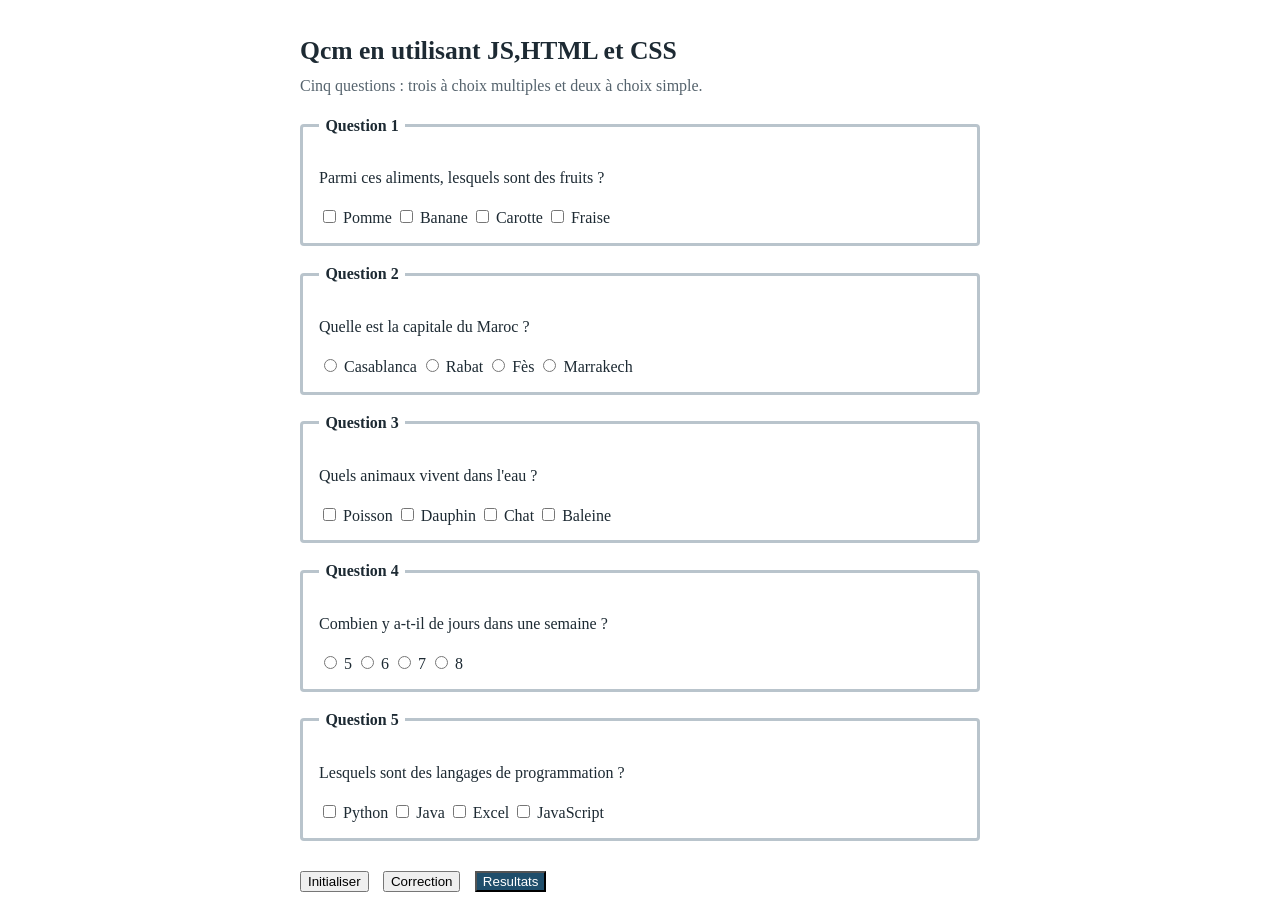
<file: TP1/exe1/index.html>
<!DOCTYPE html>
<html lang="en">
<head>
    <meta charset="UTF-8">
    <meta name="viewport" content="width=device-width, initial-scale=1.0">
    <title>TP1:exe1</title>
    <link rel="stylesheet" href="style/style.css">
</head>
<body>
    <h1>Qcm en utilisant JS,HTML et CSS</h1>
    <p class="p1">Cinq questions : trois à choix multiples et deux à choix simple.</p>


    <form id="qcm">
        <fieldset>
           <legend>Question 1</legend>
                <p>Parmi ces aliments, lesquels sont des fruits ?</p>
                <label><input type="checkbox" name="q1"> <span>Pomme</span></label>
                <label><input type="checkbox" name="q1"> <span>Banane</span></label>
                <label><input type="checkbox" name="q1"> <span>Carotte</span></label>
                <label><input type="checkbox" name="q1"> <span>Fraise</span></label>


        </fieldset>
        <fieldset>
            <legend>Question 2</legend>
               <p>Quelle est la capitale du Maroc ?</p>
               <label><input type="radio" name="q2"> <span>Casablanca</span></label>
               <label><input type="radio" name="q2"> <span>Rabat</span></label>
                <label><input type="radio" name="q2"> <span>Fès</span></label>
                <label><input type="radio" name="q2"> <span>Marrakech</span></label>

        </fieldset>
        <fieldset>
            <legend>Question 3</legend>
                <p>Quels animaux vivent dans l'eau ?</p>
                <label><input type="checkbox" name="q3"> <span>Poisson</span></label>
                <label><input type="checkbox" name="q3"> <span>Dauphin</span></label>
                <label><input type="checkbox" name="q3"> <span>Chat</span></label>
                <label><input type="checkbox" name="q3"> <span>Baleine</span></label>

        </fieldset>
        <fieldset>
            <legend>Question 4</legend>
               <p>Combien y a-t-il de jours dans une semaine ?</p>
               <label><input type="radio" name="q4"> <span>5</span></label>
               <label><input type="radio" name="q4"> <span>6</span></label>
               <label><input type="radio" name="q4"> <span>7</span></label>
               <label><input type="radio" name="q4"> <span>8</span></label>
        </fieldset>
        <fieldset>
            <legend>Question 5</legend> 
               <p>Lesquels sont des langages de programmation ?</p>
               <label><input type="checkbox" name="q5"> <span>Python</span></label>
               <label><input type="checkbox" name="q5"> <span>Java</span></label>
               <label><input type="checkbox" name="q5"> <span>Excel</span></label>
               <label><input type="checkbox" name="q5"> <span>JavaScript</span></label>

        </fieldset>
        <div class="bouttton">
            <button type="button" id="bt1">Initialiser</button>
            <button type="button" id="bt2">Correction</button>
            <button type="button" id="bt3">Resultats</button>

        </div>

    </form>
    




































    <script src="javascript/script.js"></script>
</body>
</html>
</file>
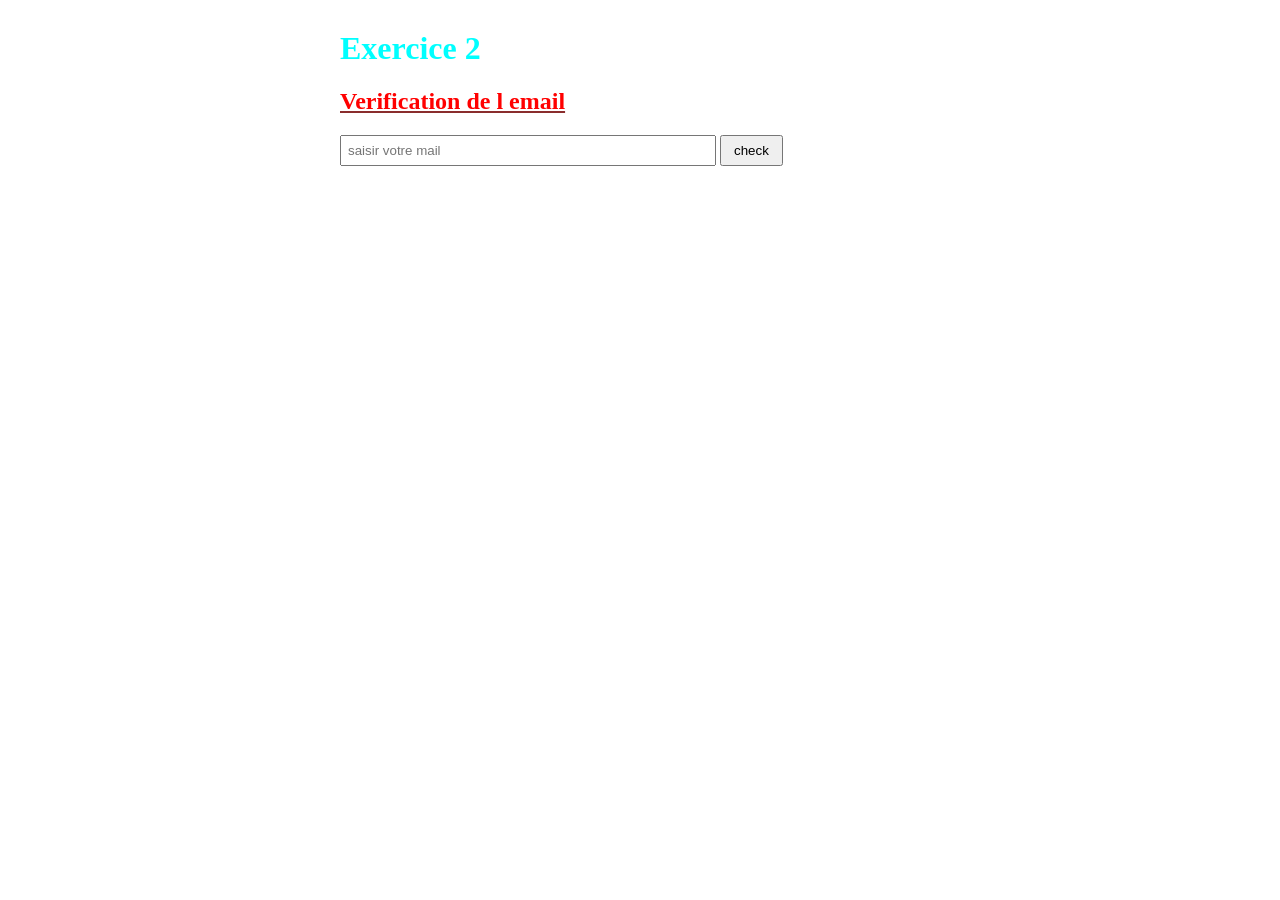
<file: TP1/exe2/index.html>
<!DOCTYPE html>
<html lang="en">
<head>
    <meta charset="UTF-8">
    <meta name="viewport" content="width=device-width, initial-scale=1.0">
    <title>TD1:exe2</title>
    <link rel="stylesheet" href="style/style.css">
</head>
    <h1>Exercice 2</h1>
    <h2>Verification de l email</h2>
    <input type="email" id="email" placeholder="saisir votre mail">
    <button type="button" id="bt1">check</button>
    <p id="res"></p>


    





















    <script src="javascript/script.js" ></script>
</body>
</html>
</file>
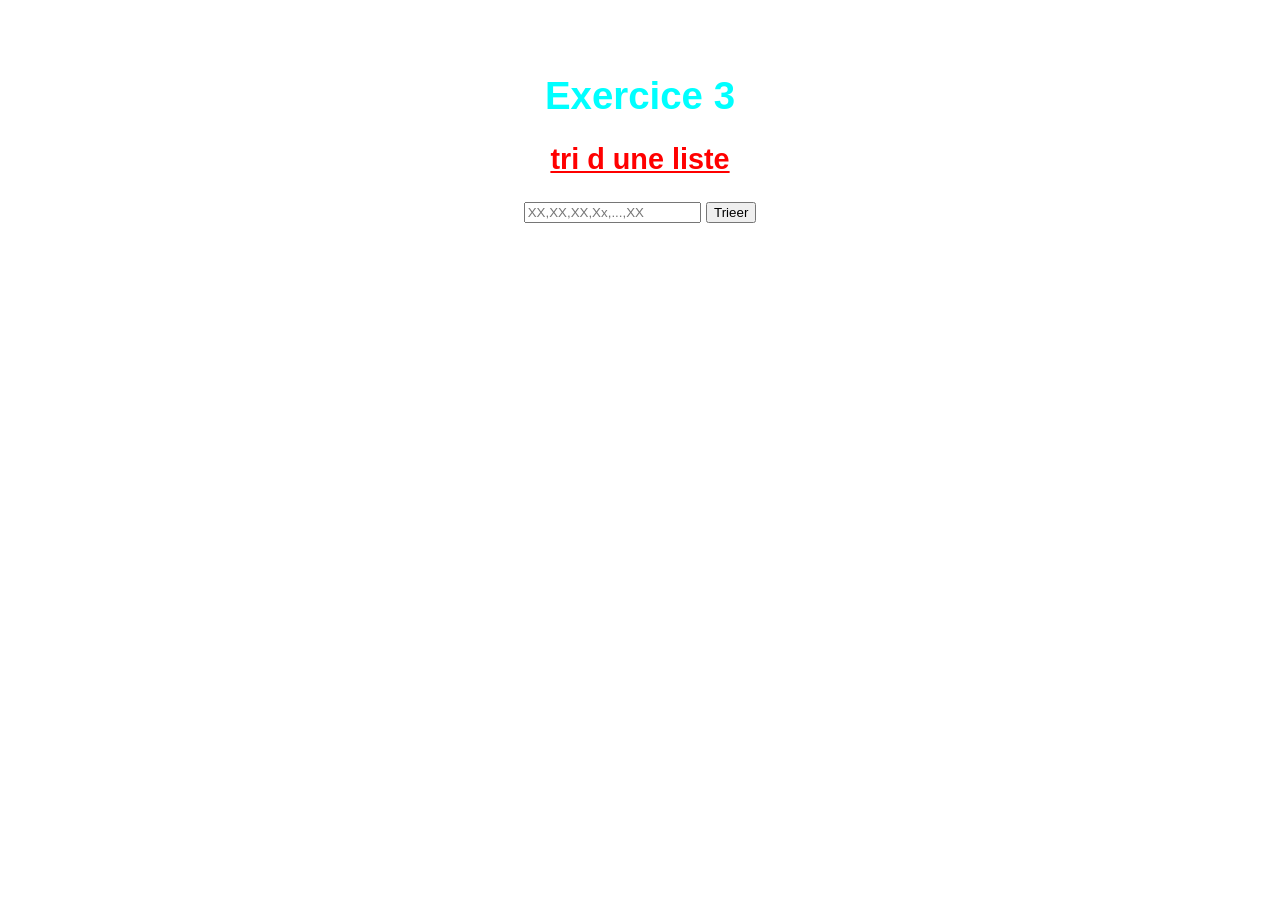
<file: TP1/exe3/index.html>
<!DOCTYPE html>
<html lang="en">
<head>
    <meta charset="UTF-8">
    <meta name="viewport" content="width=device-width, initial-scale=1.0">
    <title>Exe3td1</title>
    <link rel="stylesheet" href="style/style.css">
</head>
<body>
    <h1>Exercice 3</h1>
    <h2>tri d une liste</h2>
    <input type="text" id="nbre" placeholder="XX,XX,XX,Xx,...,XX">
    <button type="button" id="bt">Trieer</button>
    <p id="res"></p>
    









    <script src="javascript/script.js"></script>
</body>
</html>
</file>
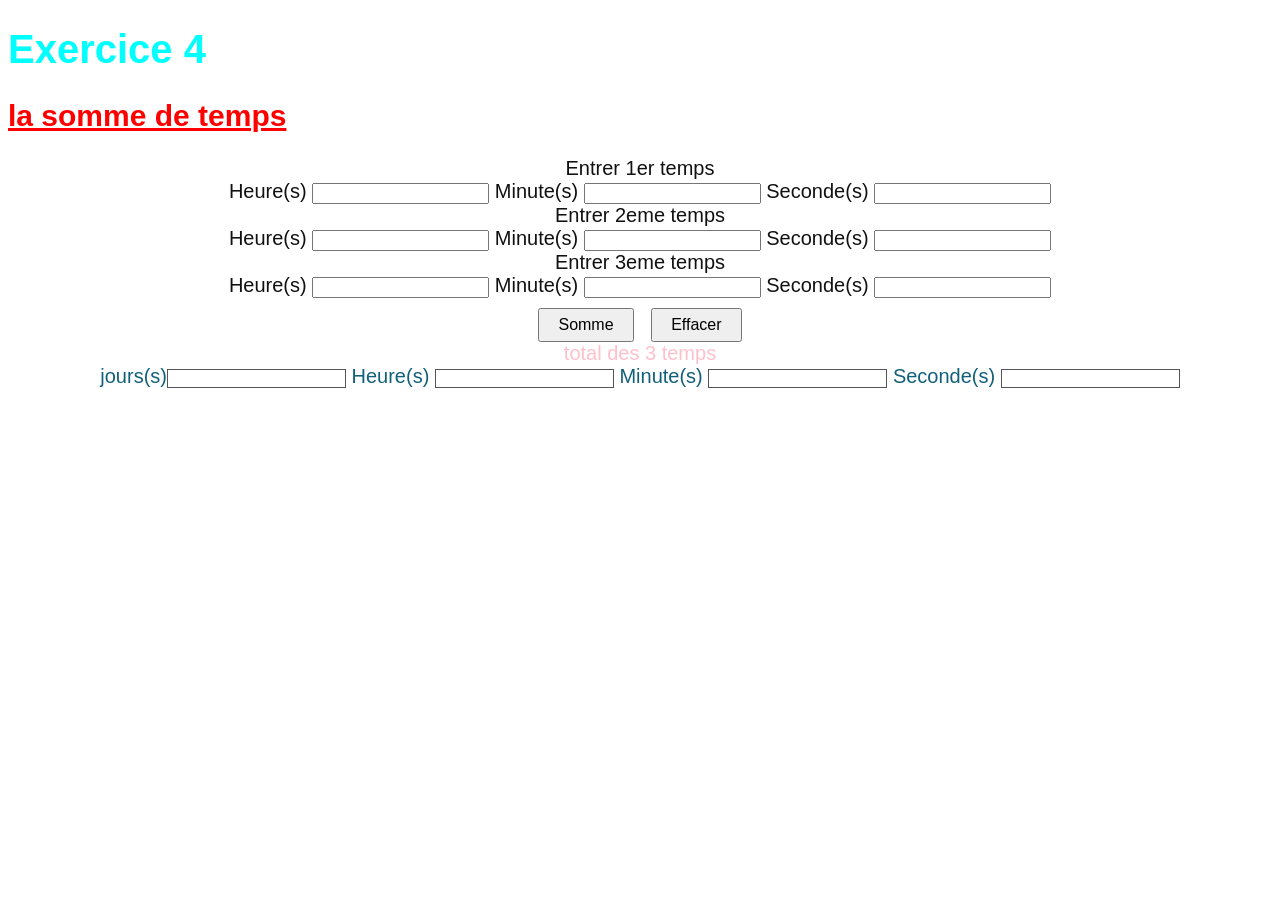
<file: TP1/exe4/index.html>
<!DOCTYPE html>
<html lang="en">
<head>
    <meta charset="UTF-8">
    <meta name="viewport" content="width=device-width, initial-scale=1.0">
    <link rel="stylesheet" href="style/style.css">
    <title>TD1exe4</title>
</head>
<body>
    <h1>Exercice 4</h1>
    <h2>la somme de temps</h2>
    <form id="forme">
        <div class="row">
            <div>Entrer 1er temps</div>
            Heure(s) <input type="number" id="h1" name="h1">
            Minute(s) <input type="number" id="m1" name="m1">
            Seconde(s) <input type="number" id="s1" name="s1">
        </div>
        <div class="row">
            <div>Entrer 2eme temps</div>
            Heure(s) <input type="number" id="h2" name="h2">
            Minute(s) <input type="number" id="m2" name="m2">
            Seconde(s) <input type="number" id="s2" name="s2">
        </div>
            <div class="row">
            <div>Entrer 3eme temps</div>
            Heure(s) <input type="number" id="h3" name="h3">
            Minute(s) <input type="number" id="m3" name="m3">
            Seconde(s) <input type="number" id="s3" name="S3">
        </div>
        <button type="button" onclick="additioner()">Somme</button>
        <button type="button" onclick="effac()">Effacer</button>
        <div class="row total-row" >
            <div class="unique">total des 3 temps</div>
            jours(s)<input type="number" id="jr">
            Heure(s) <input  type="number" id="h4">
            Minute(s) <input type="number" id="m4">
            Seconde(s) <input type="number" id="s4">
        </div>

    </form>
    
    

    











    <script src="javascript/script.js"></script>
</body>
</html>
</file>
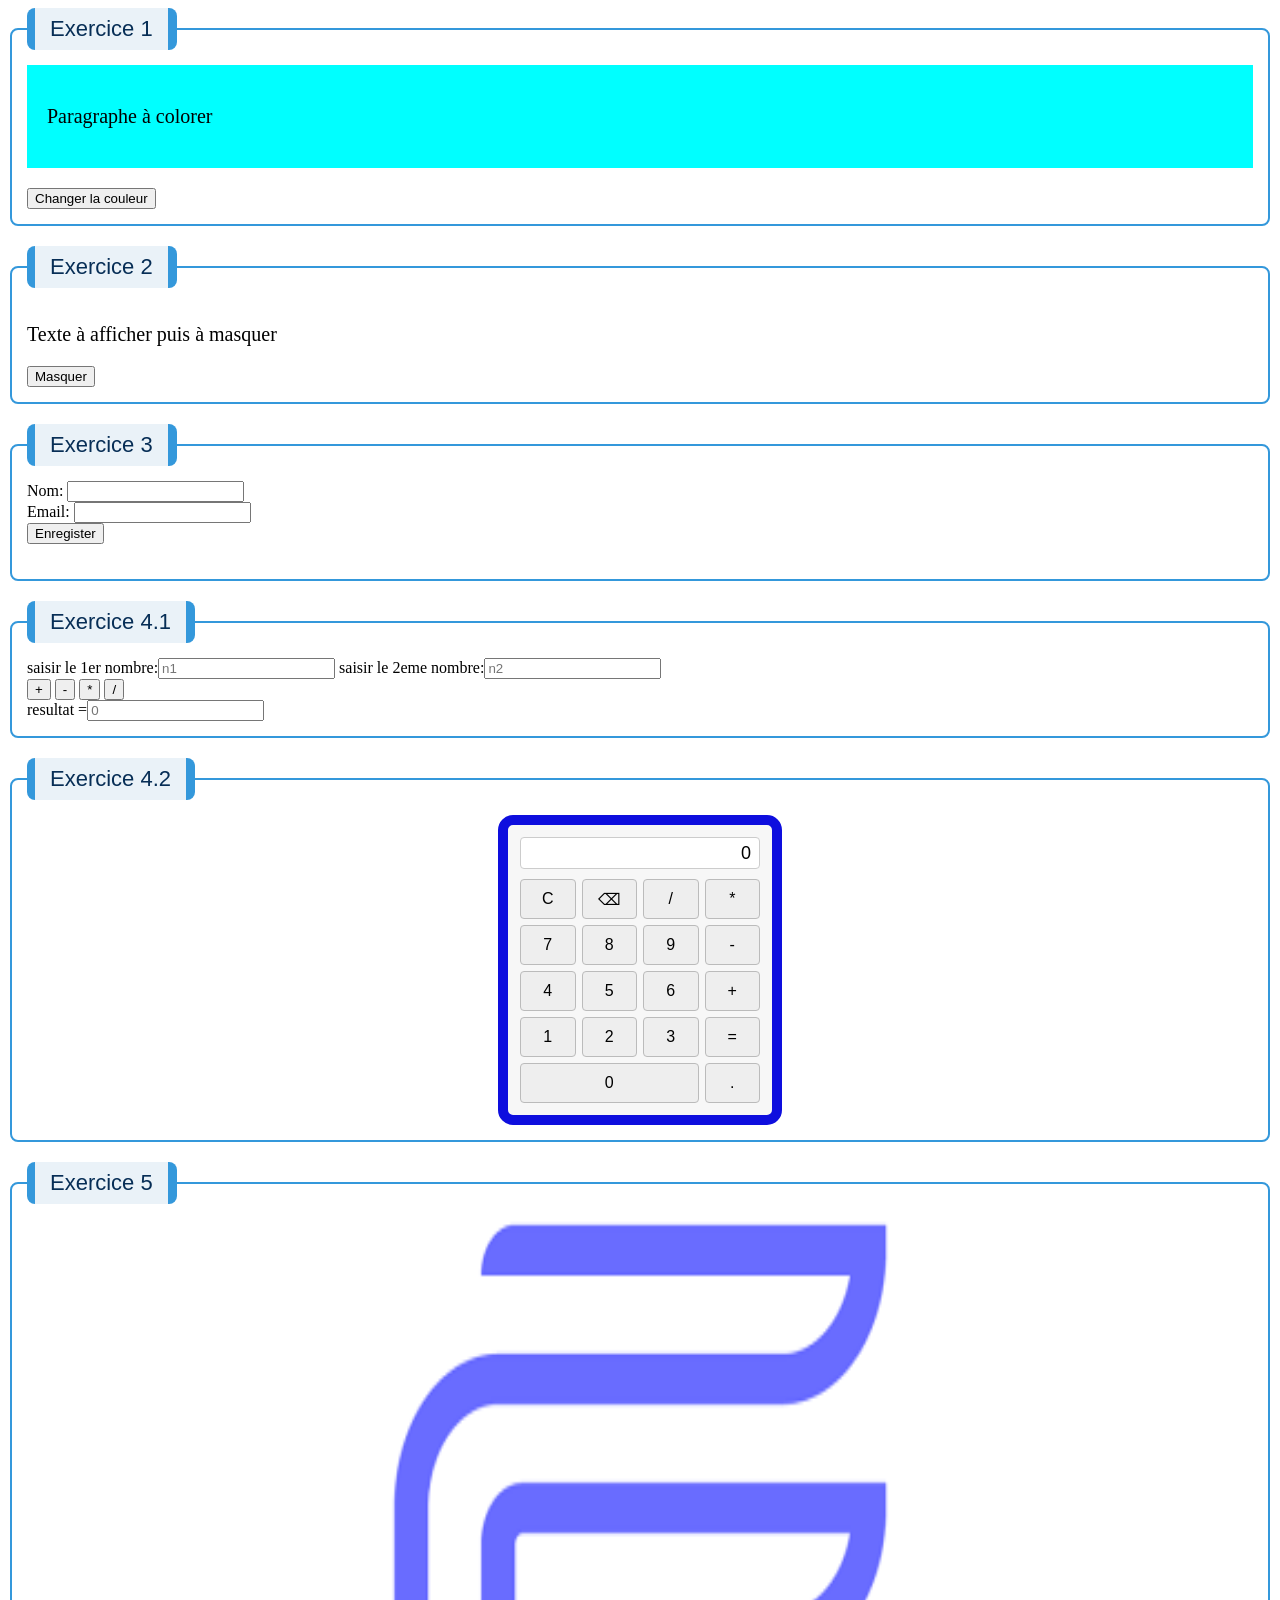
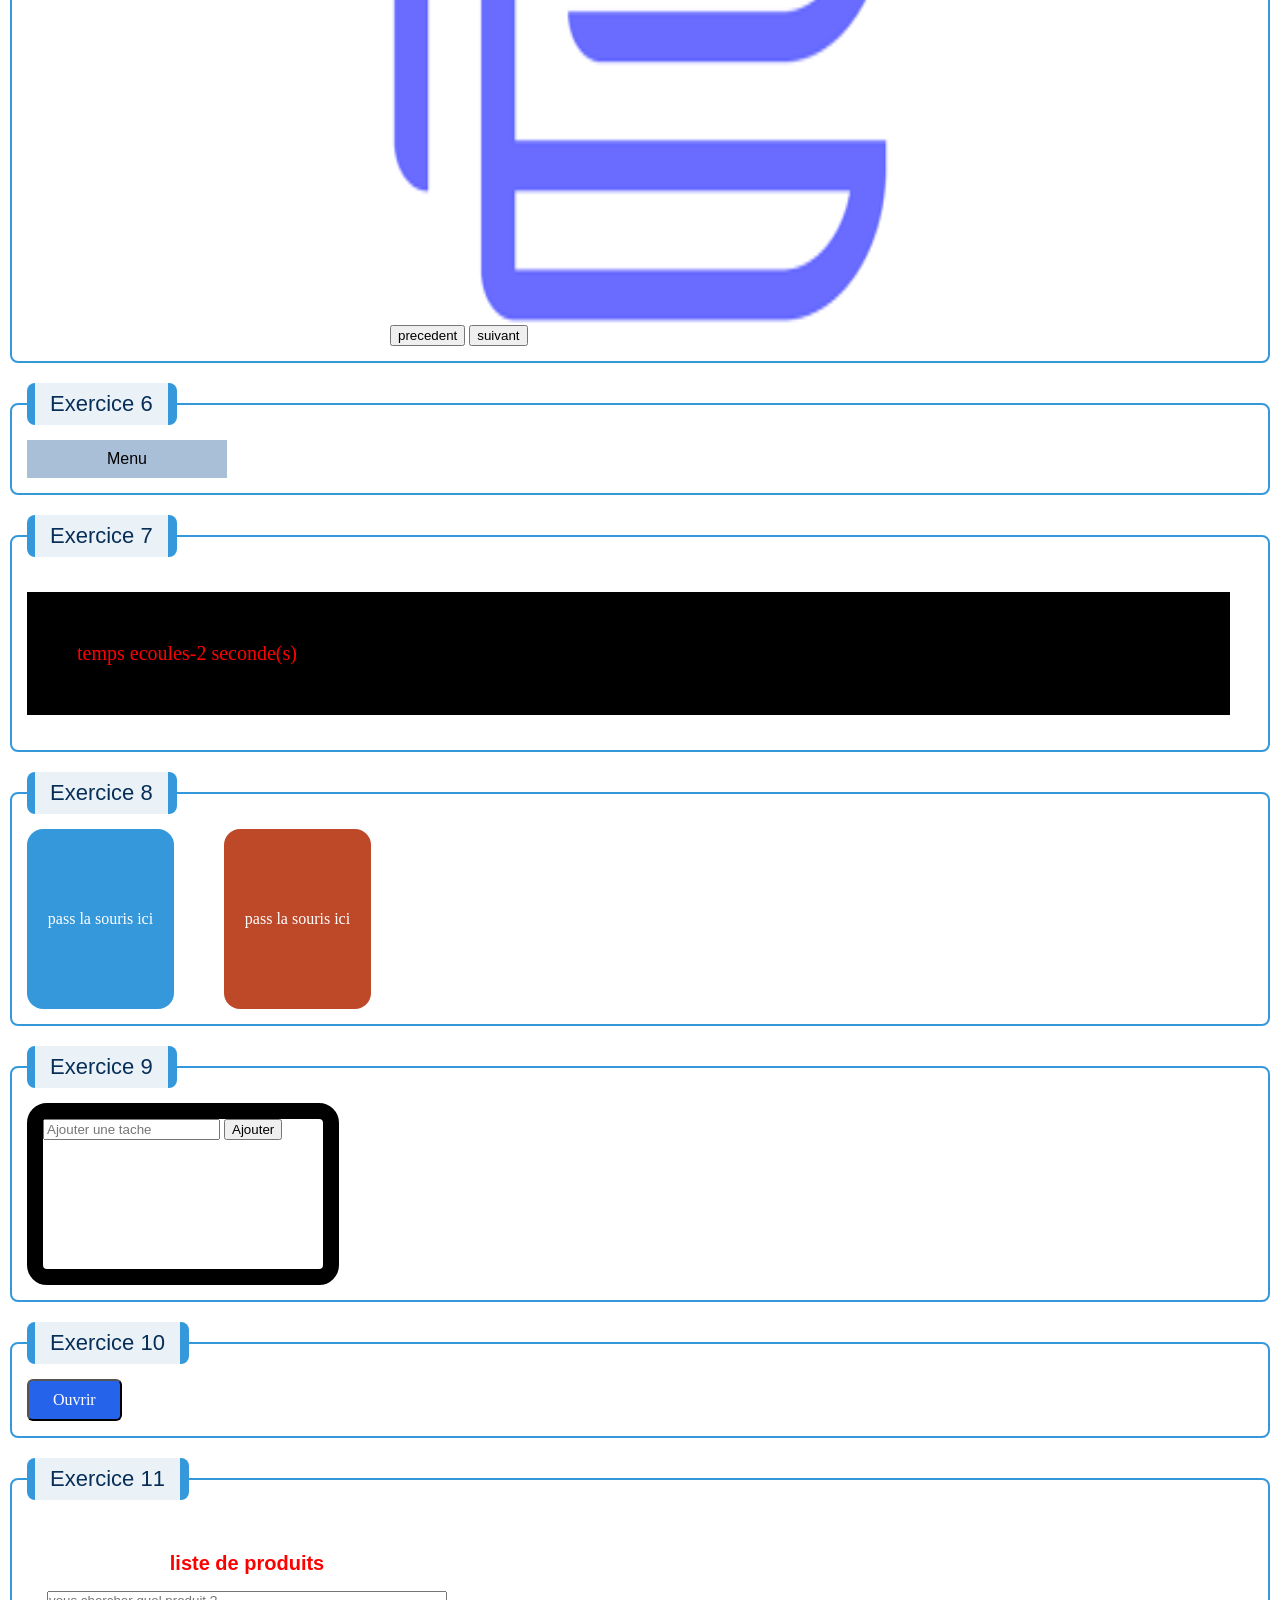
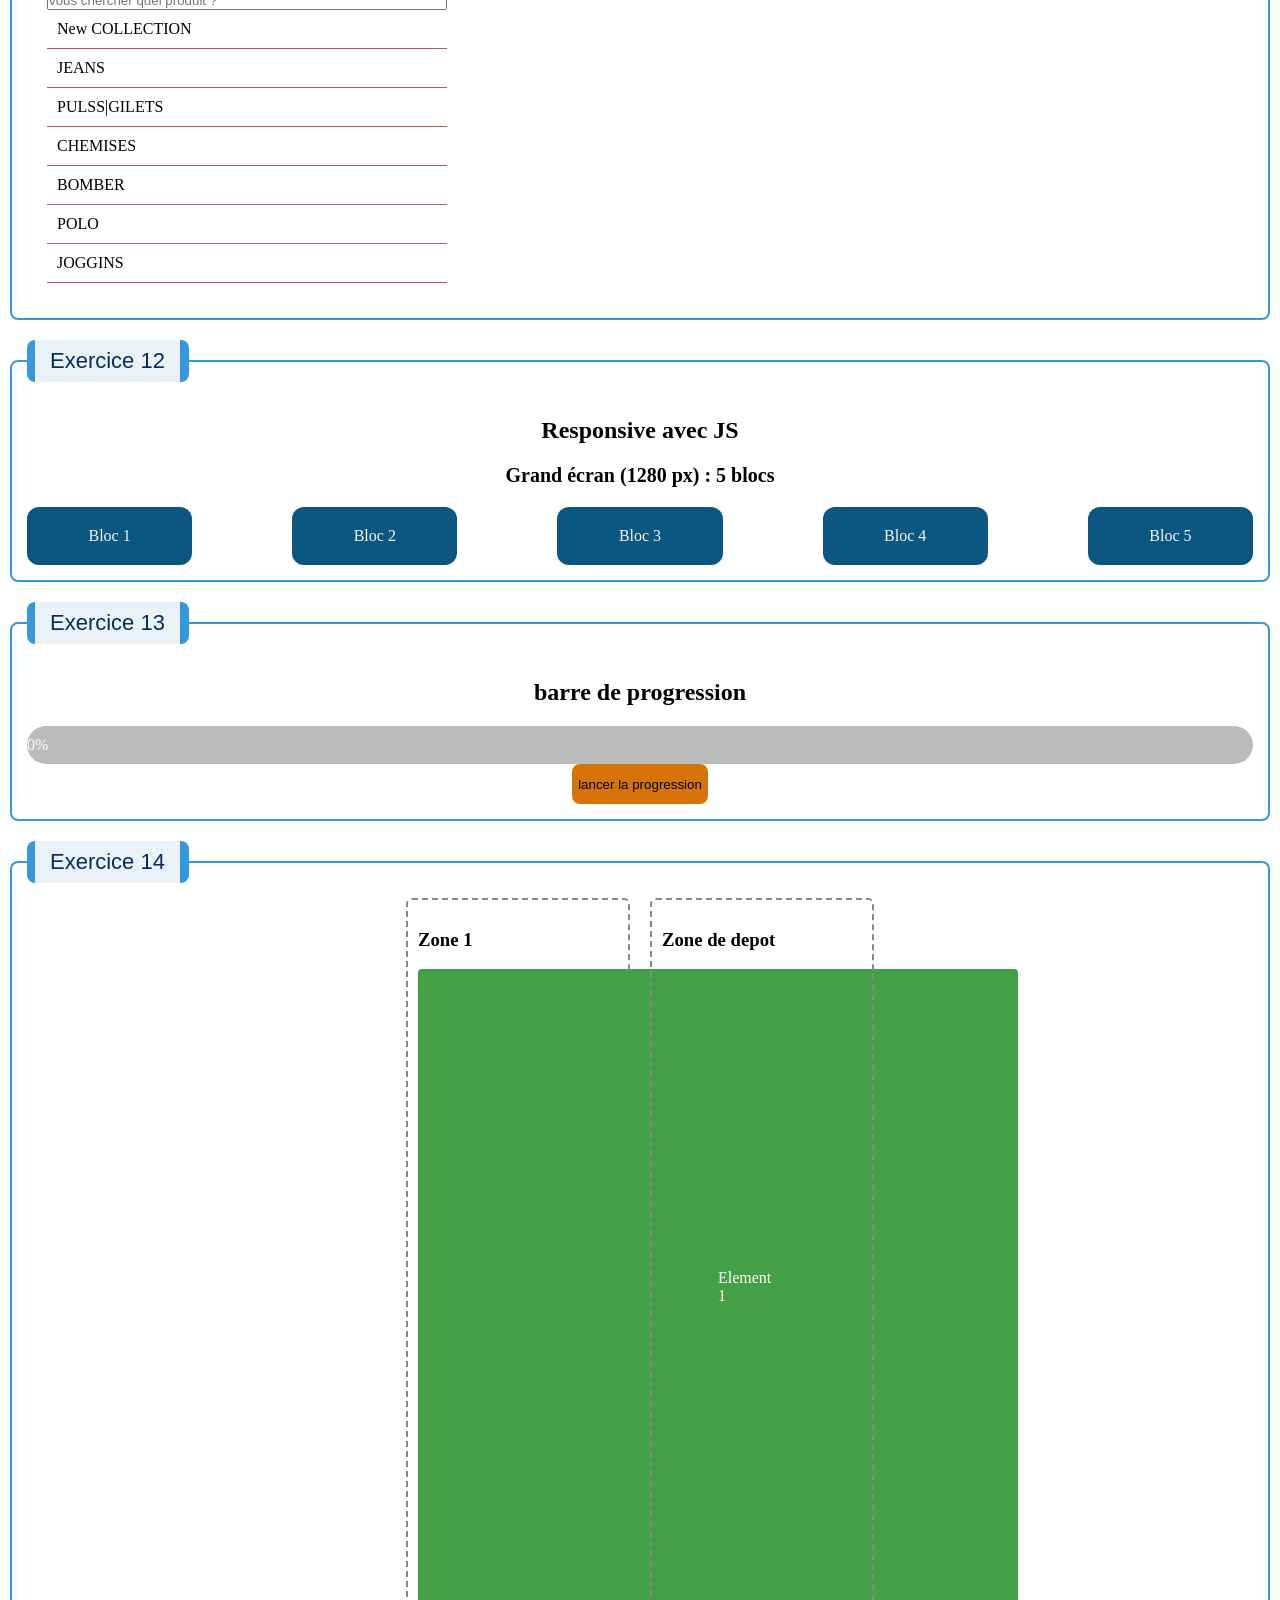
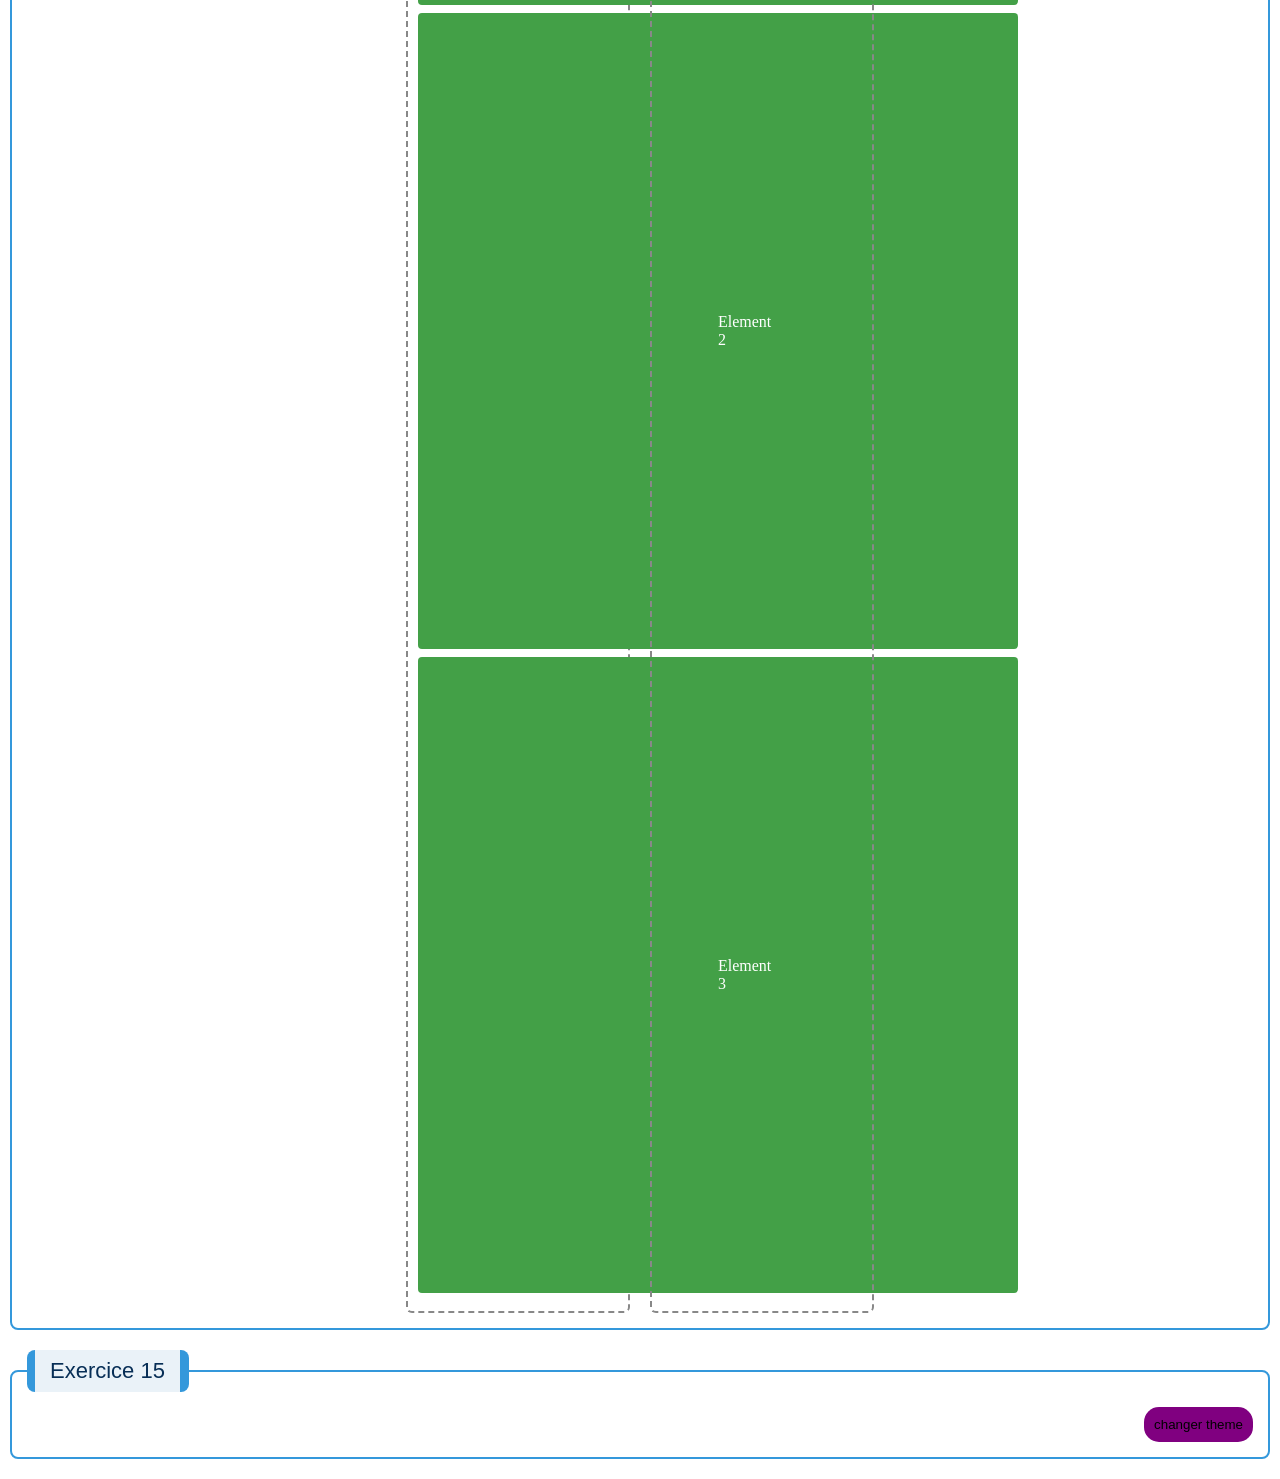
<file: TP2/exe/index.html>
<!DOCTYPE html>
<html lang="en">
<head>
    <meta charset="UTF-8">
    <meta name="viewport" content="width=device-width, initial-scale=1.0">
    <title>TD2</title>
    <link rel="stylesheet" href="style/style.css">
</head>
<body>
    <form id="exe">
    <fieldset>
        <legend id="exe1">Exercice 1</legend>
        <div id="zone1">
                <p>Paragraphe à colorer</p>
            </div>
            <button type="button" onclick="changerdecouleur()">Changer la couleur</button>
    </fieldset>
    <fieldset>
        <legend>Exercice 2</legend>
        <p id="exe2">Texte à afficher puis à masquer</p>
            <button type="button" id="btnMasquer" onclick="masqaff()">Masquer</button>
    </fieldset>
    <fieldset>
        <legend id="exe3">Exercice 3</legend>
        <label>Nom:
            <input type="text" id="Nom">
        </label><br>
        <label>Email:
            <input type="email" id="email">
        </label><br>
        <button type="button" onclick="validerleformulaire()">Enregister</button>
        <p id="message"></p>
    </fieldset>
    <fieldset>
        <legend id="exe41">Exercice 4.1</legend>
        saisir le 1er nombre:<input type="number" placeholder="n1" id="n1">
        saisir le 2eme nombre:<input type="number" placeholder="n2" id="n2"><br>
        <button type="button" onclick="addition()">+</button>
        <button type="button" onclick="moins()">-</button>
        <button type="button" onclick="multiplication()">*</button>
        <button type="button" onclick="division()">/</button> <br>
        resultat =<input type="text" placeholder="0" id="res" readonly>

        
    </fieldset>
<fieldset>
    <legend>Exercice 4.2</legend>
    <div id="exe42">

        <div id="ecran">0</div>

        <div class="tab">
            <button type="button" onclick="effacer()">C</button>
            <button type="button" onclick="retour()">&#9003;</button>
            <button type="button" onclick="ajouter('/')">/</button>
            <button type="button" onclick="ajouter('*')">*</button>

            <button type="button" onclick="ajouter('7')">7</button>
            <button type="button" onclick="ajouter('8')">8</button>
            <button type="button" onclick="ajouter('9')">9</button>
            <button type="button" onclick="ajouter('-')">-</button>

            <button type="button" onclick="ajouter('4')">4</button>
            <button type="button" onclick="ajouter('5')">5</button>
            <button type="button" onclick="ajouter('6')">6</button>
            <button type="button" onclick="ajouter('+')">+</button>

            <button type="button" onclick="ajouter('1')">1</button>
            <button type="button" onclick="ajouter('2')">2</button>
            <button type="button" onclick="ajouter('3')">3</button>
            <button type="button" onclick="egal()">=</button>

            <button type="button" class="zero" onclick="ajouter('0')">0</button>
            <button type="button" onclick="ajouter('.')">.</button>
        </div>

    </div>
</fieldset>
    <fieldset>
        <legend id="exe5">Exercice 5</legend>
        <div class="carouselprinci">
            <div class="carousl">
                <img src="image/images.png" alt="i1" class="ca p">
                <img src="image/images2.png" alt="i2"class="ca">
                <img src="image/images3.jpg" alt="i3"class="ca">
                </div>

        <button type="button" onclick="precedent()" id="bt1">precedent</button>
        <button type="button" onclick="suivant()" id="bt2">suivant</button></div>
        

    </fieldset>
    <fieldset>
        <legend id="exe6">Exercice 6</legend>
        <div class="menu"> 
            <button id="gestion">Menu</button>
                <ul id="lise" class="res">
                    <li><a href="#">Reservation</a></li>
                    <li><a href="#">contact</a></li>
                    <li><a href="#">adresse</a></li>
                </ul>
            
        </div>
    </fieldset>
    <fieldset>
        <legend id="exe7">Exercice 7</legend>
        <p id="chrono">temps ecouler :0 seconde</p>
    </fieldset>
    <fieldset>
        <legend id="exe8">Exercice 8</legend>
        <div class="exe8">
        <div class="boite" id="bt1-8">pass la souris ici</div>
        <div class="boite" id="bt2-8">pass la souris ici</div></div>

    </fieldset>
    <fieldset>
        <legend id="exe9">Exercice 9</legend>
        <div class="groupe">
        <input type="text" placeholder="Ajouter une tache" id="tache">
        <button type="button" onclick="Ajouter()">Ajouter</button>
        <ul id="liste"></ul>
    </div>
    </fieldset>
    <fieldset>
        <legend id="exe10">Exercice 10</legend>
        <button id="bto" type="button" onclick="ouvrir()">Ouvrir</button>
        <div id="notif" class="notif">
            <div class="contenu">
                <h2>NOTIFICATION</h2>
                <p>message envoye chere professeur</p>
                <button id="btf" type="button" onclick="fermer()" >Fermer</button>
            </div>
        </div>
    </fieldset>
    <fieldset>
        <legend id="exe11">Exercice 11</legend>
        <div class="conteneur11">
            <h2 class="h12">liste de produits</h2>
            <input type="text" id="rech" placeholder="vous chercher quel produit ?" oninput="filtrer()"><!--il recupere et chercehe l ennonce-->
            <table id="tableau">
                <tbody>
                    <tr><td>New COLLECTION</td></tr>
                    <tr><td>JEANS</td></tr>
                    <tr><td>PULSS|GILETS</td></tr>
                    <tr><td>CHEMISES</td></tr>
                    <tr><td>BOMBER</td></tr>
                    <tr><td>POLO</td></tr>
                    <tr><td>JOGGINS</td></tr>

                </tbody>
            </table>

        </div>
    </fieldset>
<fieldset>
    <legend id="exe12">Exercice 12</legend>
    <div class="exe12">
        <h2>Responsive avec JS</h2>
        <p id="info12"></p>
        <div id="conteneur12">
            <div class="bloc12">Bloc 1</div>
            <div class="bloc12">Bloc 2</div>
            <div class="bloc12">Bloc 3</div>
            <div class="bloc12" id="bloc12_4">Bloc 4</div>
            <div class="bloc12" id="bloc12_5">Bloc 5</div>
        </div>
    </div>
</fieldset>
    <fieldset>
        <legend id="exe13">Exercice 13</legend>
        <div class="exe13">
            <h2>barre de progression</h2>
            <div class="barre">
            <div id="progression">0%</div></div>
            <button type="button" id="bt13" onclick="avancer()">lancer la progression</button>
        </div>

    </fieldset>
    <fieldset>
        <legend id="exe14">Exercice 14</legend>
        <div class="zones">
            <div class="zone" ondragover="placer(event)" ondrop="deposer(event)">
                <h3>Zone 1</h3>
                <div class="element" id="e1" draggable="true" ondragstart="prendre(event)">Element 1</div>
                <div class="element" id="e2" draggable="true" ondragstart="prendre(event)">Element 2</div>
                <div class="element" id="e3" draggable="true" ondragstart="prendre(event)">Element 3</div>
            </div>
            <div class="zone" ondragover="placer(event)" ondrop="deposer(event)">
                <h3>Zone de depot</h3>
            </div>
        </div>
    </fieldset>
  <!-- 
ondragover: declenche lq l on fait passer un element qu on glisse desuus d une zone placer(event):appel fct js appel placer; 
ondrop: decleche lq on releache l element dans une qui accepte le depot dans div : 
draggable="true": indique si l element peut etre deplace par glisser deposer; 
ondragestart="prendre(event)":/ 
ondrag : declenche au debut du glissement; 
-->

    <fieldset>
        <legend id="exe15">Exercice 15</legend>
        <div class="exe15">
            <button type="button" onclick="basculer()" id="bt15">changer theme</button>
        </div>
    </fieldset>
</form>
    











    <script src="javascript/script.js"></script>
</body>
</html>
</file>
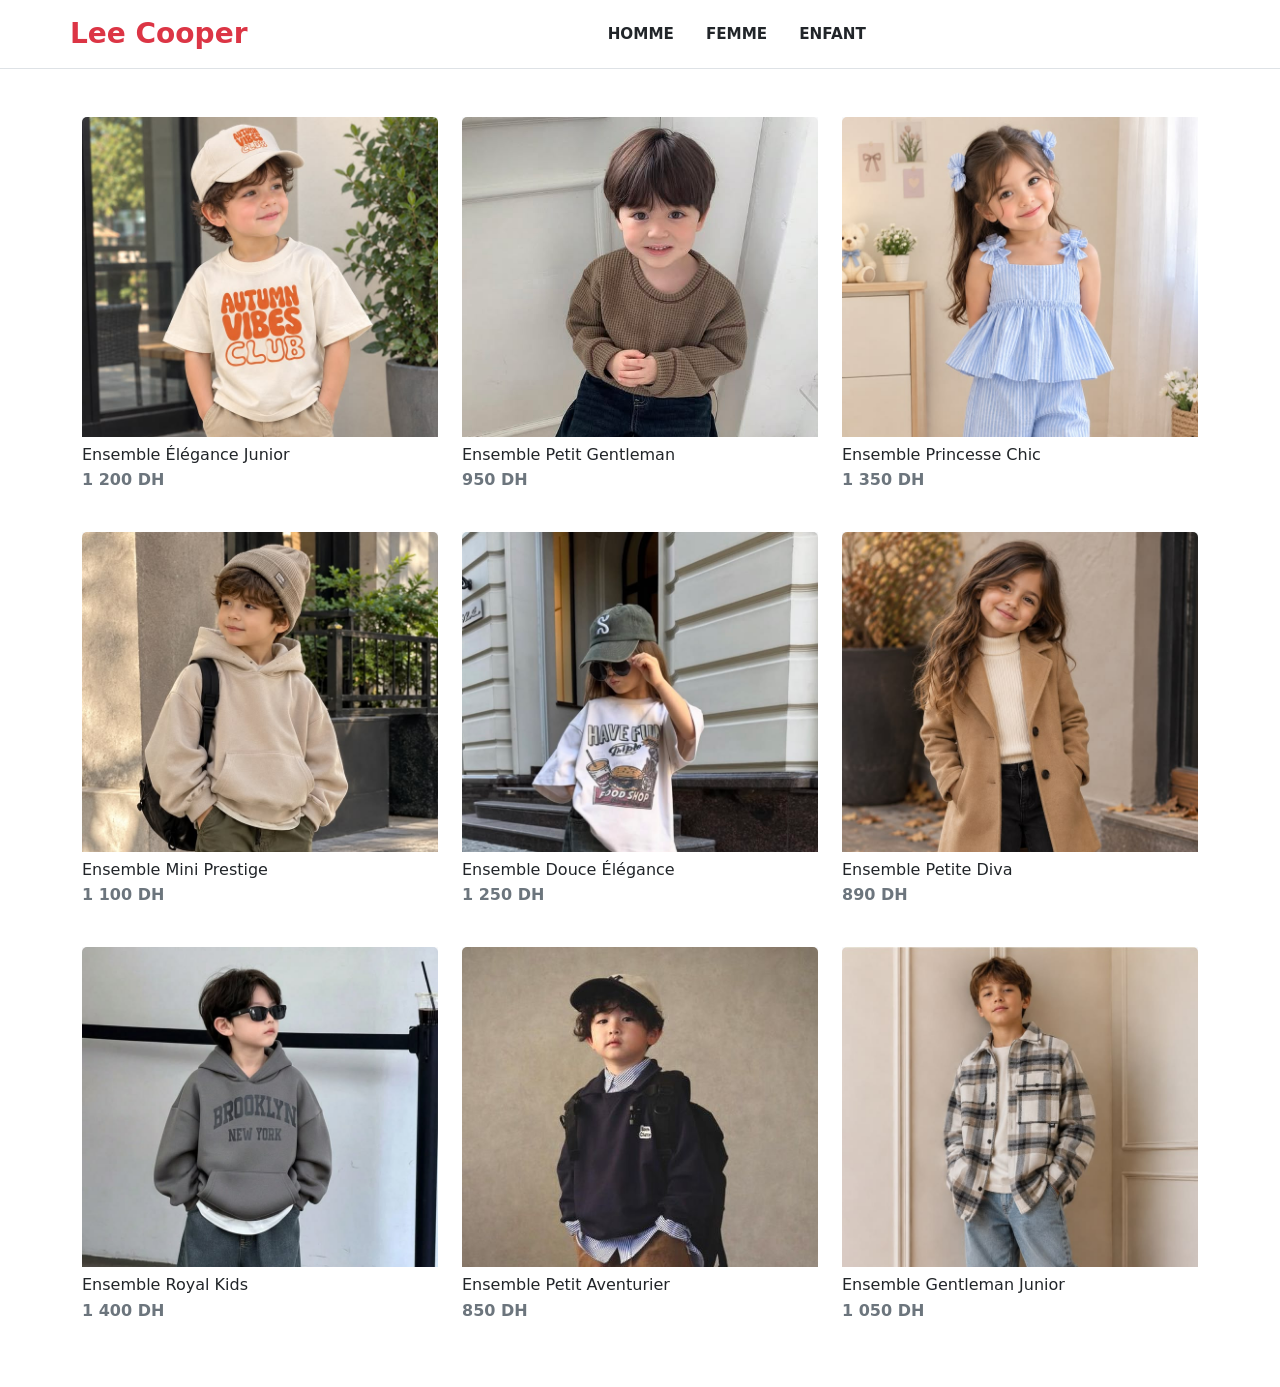
<file: colle Web/enfant.html>
<!DOCTYPE html>
<html lang="en">
<head>
    <meta charset="UTF-8">
    <meta name="viewport" content="width=device-width, initial-scale=1.0">
    <meta name="robots" content="index, follow">
    <meta name="description" content="lee cooper , borj fes ">
    <link rel="stylesheet" href="style/bootstrap.min.css">
    <link rel="stylesheet" href="style/style.css">
    <title>Enfant</title>
</head>
<body>
    <!--barre de nav-->
    <header class="bg-white border-bottom sticky-top">
        <nav class="navbar navbar-expand-lg navbar-light container">
            <a class="navbar-brand fw-bold text-danger fs-3" href="princiapl.html">
                Lee Cooper
            </a>

            <button class="navbar-toggler" type="button">
                <span class="navbar-toggler-icon"></span>
            </button>

            <div class="collapse navbar-collapse" id="mainNav">
                <ul class="navbar-nav mx-auto text-uppercase fw-semibold">
                    <li class="nav-item">
                        <a class="nav-link text-dark px-3" href="homme.html">Homme</a>
                    </li>
                    <li class="nav-item">
                        <a class="nav-link text-dark px-3" href="femme.html">Femme</a>
                    </li>
                    <li class="nav-item">
                        <a class="nav-link text-dark px-3" href="enfant.html">Enfant</a>
                    </li>
                </ul>


            </div>
        </nav>
    </header>

    <main class="container my-5">


    <div class="row g-4">

<!-- P1  -->
<div class="col-6 col-md-4">
    <div class="card border-0 h-100">
        <div class="position-relative bg-light">
            <img src="image/e1.jpg" class="card-img-top product-img" alt="Ensemble Élégance Junior">

        </div>
        <div class="card-body px-0 pt-2">
            <h6 class="card-title mb-1 fw-normal">Ensemble Élégance Junior</h6>
            <p class="card-text fw-bold text-secondary">1 200 DH</p>
        </div>
    </div>
</div>

<!-- P2 :  -->
<div class="col-6 col-md-4">
    <div class="card border-0 h-100">
        <div class="position-relative bg-light">
            <img src="image/e2.jpg" class="card-img-top product-img" alt="Ensemble Petit Gentleman">

        </div>
        <div class="card-body px-0 pt-2">
            <h6 class="card-title mb-1 fw-normal">Ensemble Petit Gentleman</h6>
            <p class="card-text fw-bold text-secondary">950 DH</p>
        </div>
    </div>
</div>

<!-- P3 :  -->
<div class="col-6 col-md-4">
    <div class="card border-0 h-100">
        <div class="position-relative bg-light">
            <img src="image/e3.jpg" class="card-img-top product-img" alt="Ensemble Princesse Chic">

        </div>
        <div class="card-body px-0 pt-2">
            <h6 class="card-title mb-1 fw-normal">Ensemble Princesse Chic</h6>
            <p class="card-text fw-bold text-secondary">1 350 DH</p>
        </div>
    </div>
</div>

<!-- P4 :  -->
<div class="col-6 col-md-4">
    <div class="card border-0 h-100">
        <div class="position-relative bg-light">
            <img src="image/e4.jpg" class="card-img-top product-img" alt="Ensemble Mini Prestige">

        </div>
        <div class="card-body px-0 pt-2">
            <h6 class="card-title mb-1 fw-normal">Ensemble Mini Prestige</h6>
            <p class="card-text fw-bold text-secondary">1 100 DH</p>
        </div>
    </div>
</div>

<!-- P5  -->
<div class="col-6 col-md-4">
    <div class="card border-0 h-100">
        <div class="position-relative bg-light">
            <img src="image/e5.jpg" class="card-img-top product-img" alt="Ensemble Douce Élégance">

        </div>
        <div class="card-body px-0 pt-2">
            <h6 class="card-title mb-1 fw-normal">Ensemble Douce Élégance</h6>
            <p class="card-text fw-bold text-secondary">1 250 DH</p>
        </div>
    </div>
</div>

<!-- P6  -->
<div class="col-6 col-md-4">
    <div class="card border-0 h-100">
        <div class="position-relative bg-light">
            <img src="image/e6.jpg" class="card-img-top product-img" alt="Ensemble Petite Diva">

        </div>
        <div class="card-body px-0 pt-2">
            <h6 class="card-title mb-1 fw-normal">Ensemble Petite Diva</h6>
            <p class="card-text fw-bold text-secondary">890 DH</p>
        </div>
    </div>
</div>

<!-- P7  -->
<div class="col-6 col-md-4">
    <div class="card border-0 h-100">
        <div class="position-relative bg-light">
            <img src="image/e7.jpg" class="card-img-top product-img" alt="Ensemble Royal Kids">

        </div>
        <div class="card-body px-0 pt-2">
            <h6 class="card-title mb-1 fw-normal">Ensemble Royal Kids</h6>
            <p class="card-text fw-bold text-secondary">1 400 DH</p>
        </div>
    </div>
</div>

<!-- P8  -->
<div class="col-6 col-md-4">
    <div class="card border-0 h-100">
        <div class="position-relative bg-light">
            <img src="image/e8.jpg" class="card-img-top product-img" alt="Ensemble Petit Aventurier">

        </div>
        <div class="card-body px-0 pt-2">
            <h6 class="card-title mb-1 fw-normal">Ensemble Petit Aventurier</h6>
            <p class="card-text fw-bold text-secondary">850 DH</p>
        </div>
    </div>
</div>

<!-- P9  -->
<div class="col-6 col-md-4">
    <div class="card border-0 h-100">
        <div class="position-relative bg-light">
            <img src="image/e9.jpg" class="card-img-top product-img" alt="Ensemble Gentleman Junior">

        </div>
        <div class="card-body px-0 pt-2">
            <h6 class="card-title mb-1 fw-normal">Ensemble Gentleman Junior</h6>
            <p class="card-text fw-bold text-secondary">1 050 DH</p>
        </div>
    </div>
</div>

        

    </div>
</main>



















    <script src="javascript/bootstrap.min.js"></script>
    <script src="javascript/script.js"></script>
</body>
</html>
</file>
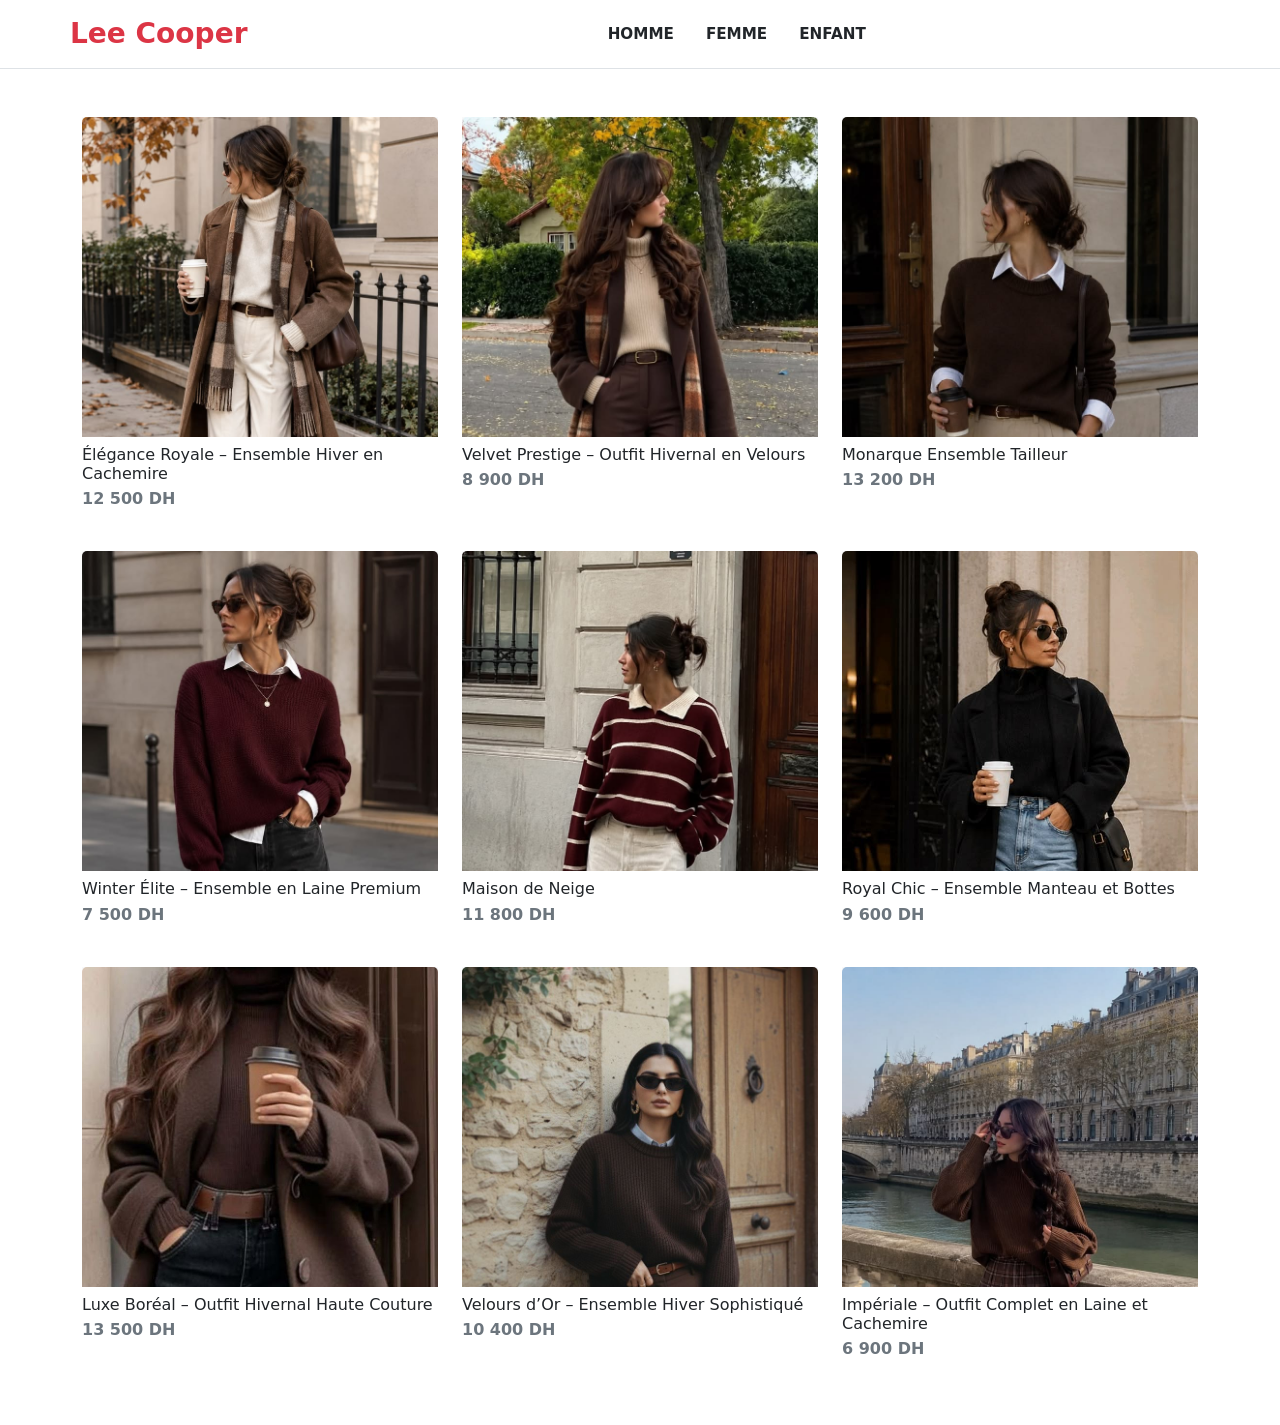
<file: colle Web/femme.html>
<!DOCTYPE html>
<html lang="en">
<head>
    <meta charset="UTF-8">
    <meta name="viewport" content="width=device-width, initial-scale=1.0">
    <meta name="robots" content="index, follow">
    <meta name="description" content="lee cooper , borj fes ">
    <link rel="stylesheet" href="style/bootstrap.min.css">
    <link rel="stylesheet" href="style/style.css">
    <title>Femme</title>
</head>
<body>
    <!--barre de nav-->
    <header class="bg-white border-bottom sticky-top">
        <nav class="navbar navbar-expand-lg navbar-light container">
            <a class="navbar-brand fw-bold text-danger fs-3" href="princiapl.html">
                Lee Cooper
            </a>

            <button class="navbar-toggler" type="button" >
                <span class="navbar-toggler-icon"></span>
            </button>

            <div class="collapse navbar-collapse" id="mainNav">
                <ul class="navbar-nav mx-auto text-uppercase fw-semibold">
                    <li class="nav-item">
                        <a class="nav-link text-dark px-3" href="homme.html">Homme</a>
                    </li>
                    <li class="nav-item">
                        <a class="nav-link text-dark px-3" href="femme.html">Femme</a>
                    </li>
                    <li class="nav-item">
                        <a class="nav-link text-dark px-3" href="enfant.html">Enfant</a>
                    </li>
                </ul>


            </div>
        </nav>
    </header>
  

<main class="container my-5">
    <div class="row g-4">

        <!-- P1 -->
        <div class="col-6 col-md-4">
            <div class="card border-0 h-100">
                <div class="position-relative bg-light">
                    <img src="image/pf1.jpg" class="card-img-top product-img" alt="Élégance Royale">
                    
                    </button>
                </div>
                <div class="card-body px-0 pt-2">
                    <h6 class="card-title mb-1 fw-normal">Élégance Royale – Ensemble Hiver en Cachemire</h6>
                    <p class="card-text fw-bold text-secondary">12 500 DH</p>
                </div>
            </div>
        </div>

        <!-- P2 -->
        <div class="col-6 col-md-4">
            <div class="card border-0 h-100">
                <div class="position-relative bg-light">
                    <img src="image/pf2.jpg" class="card-img-top product-img" alt="Velvet Prestige">
                   
                </div>
                <div class="card-body px-0 pt-2">
                    <h6 class="card-title mb-1 fw-normal">Velvet Prestige – Outfit Hivernal en Velours</h6>
                    <p class="card-text fw-bold text-secondary">8 900 DH</p>
                </div>
            </div>
        </div>

        <!-- P3 -->
        <div class="col-6 col-md-4">
            <div class="card border-0 h-100">
                <div class="position-relative bg-light">
                    <img src="image/pf3.jpg" class="card-img-top product-img" alt="Monarque">
                   
                </div>
                <div class="card-body px-0 pt-2">
                    <h6 class="card-title mb-1 fw-normal">Monarque  Ensemble Tailleur</h6>
                    <p class="card-text fw-bold text-secondary">13 200 DH</p>
                </div>
            </div>
        </div>

        <!-- P4 -->
        <div class="col-6 col-md-4">
            <div class="card border-0 h-100">
                <div class="position-relative bg-light">
                    <img src="image/pf5.jpg" class="card-img-top product-img" alt="Winter Élite">
                 
                </div>
                <div class="card-body px-0 pt-2">
                    <h6 class="card-title mb-1 fw-normal">Winter Élite – Ensemble en Laine Premium</h6>
                    <p class="card-text fw-bold text-secondary">7 500 DH</p>
                </div>
            </div>
        </div>

        <!-- P5 -->
        <div class="col-6 col-md-4">
            <div class="card border-0 h-100">
                <div class="position-relative bg-light">
                    <img src="image/pf6.jpg" class="card-img-top product-img" alt="Maison de Neige">
                    
                </div>
                <div class="card-body px-0 pt-2">
                    <h6 class="card-title mb-1 fw-normal">Maison de Neige</h6>
                    <p class="card-text fw-bold text-secondary">11 800 DH</p>
                </div>
            </div>
        </div>

        <!-- P6 -->
        <div class="col-6 col-md-4">
            <div class="card border-0 h-100">
                <div class="position-relative bg-light">
                    <img src="image/pf7.jpg" class="card-img-top product-img" alt="Royal Chic">
                    
                </div>
                <div class="card-body px-0 pt-2">
                    <h6 class="card-title mb-1 fw-normal">Royal Chic – Ensemble Manteau et Bottes</h6>
                    <p class="card-text fw-bold text-secondary">9 600 DH</p>
                </div>
            </div>
        </div>

        <!-- P7 -->
        <div class="col-6 col-md-4">
            <div class="card border-0 h-100">
                <div class="position-relative bg-light">
                    <img src="image/pf8.jpg" class="card-img-top product-img" alt="Luxe Boréal">
                    
                </div>
                <div class="card-body px-0 pt-2">
                    <h6 class="card-title mb-1 fw-normal">Luxe Boréal – Outfit Hivernal Haute Couture</h6>
                    <p class="card-text fw-bold text-secondary">13 500 DH</p>
                </div>
            </div>
        </div>

        <!-- P8 -->
        <div class="col-6 col-md-4">
            <div class="card border-0 h-100">
                <div class="position-relative bg-light">
                    <img src="image/pf9.jpg" class="card-img-top product-img" alt="Velours d'Or">
                    
                </div>
                <div class="card-body px-0 pt-2">
                    <h6 class="card-title mb-1 fw-normal">Velours d’Or – Ensemble Hiver Sophistiqué</h6>
                    <p class="card-text fw-bold text-secondary">10 400 DH</p>
                </div>
            </div>
        </div>

        <!-- P9 -->
        <div class="col-6 col-md-4">
            <div class="card border-0 h-100">
                <div class="position-relative bg-light">
                    <img src="image/pf10.jpg" class="card-img-top product-img" alt="Impériale">
                    
                </div>
                <div class="card-body px-0 pt-2">
                    <h6 class="card-title mb-1 fw-normal">Impériale – Outfit Complet en Laine et Cachemire</h6>
                    <p class="card-text fw-bold text-secondary">6 900 DH</p>
                </div>
            </div>
        </div>

    </div>
</main>

    



















    <script src="javascript/bootstrap.min.js"></script>
    <script src="javascript/script.js"></script>
</body>
</html>
</file>
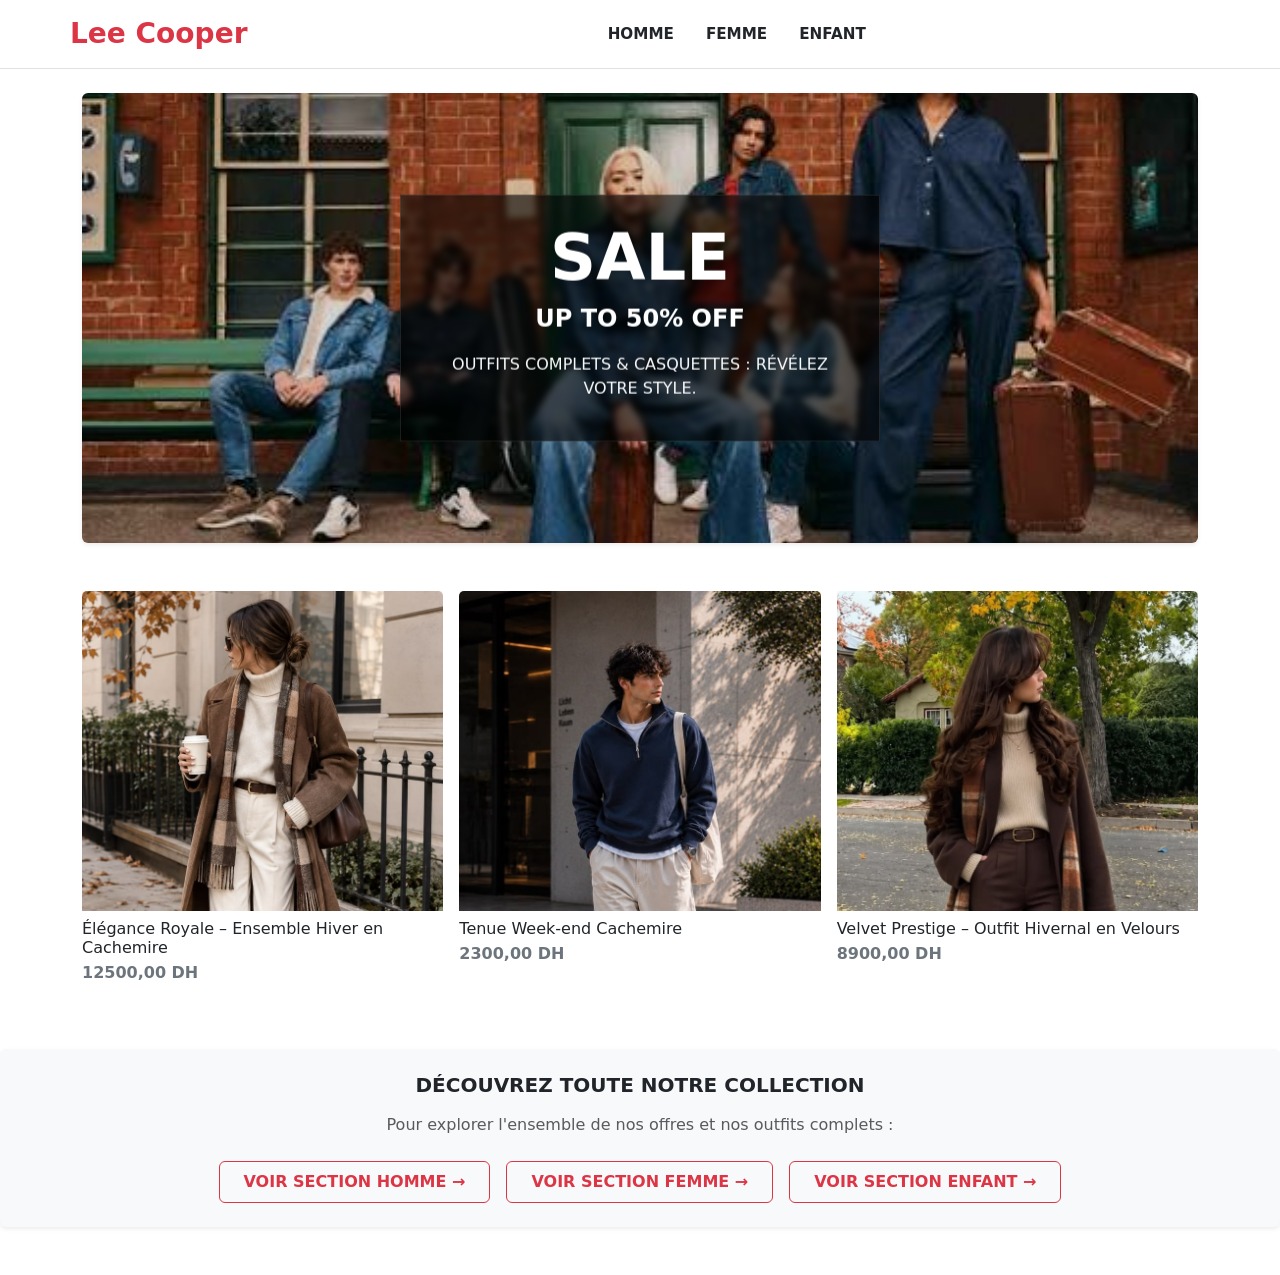
<file: colle Web/princiapl.html>
<!DOCTYPE html>
<html lang="fr">
<head>
    <meta charset="UTF-8">
    <meta name="viewport" content="width=device-width, initial-scale=1.0">
    <meta name="robots" content="index, follow">
    <meta name="description" content="Lee Cooper Borj Fes">
    <link rel="stylesheet" href="style/bootstrap.min.css">
    <link rel="stylesheet" href="style/style.css">
    <title>LEE COOPER</title>
</head>
<body>

    <!--barre de nav-->
    <header class="bg-white border-bottom sticky-top">
        <nav class="navbar navbar-expand-lg navbar-light container">
            <a class="navbar-brand fw-bold text-danger fs-3" href="princiapl.html">
                Lee Cooper
            </a>

            <button class="navbar-toggler" type="button" >
                <span class="navbar-toggler-icon"></span>
            </button>

            <div class="collapse navbar-collapse" id="mainNav">
                <ul class="navbar-nav mx-auto text-uppercase fw-semibold">
                    <li class="nav-item">
                        <a class="nav-link text-dark px-3" href="homme.html">Homme</a>
                    </li>
                    <li class="nav-item">
                        <a class="nav-link text-dark px-3" href="femme.html">Femme</a>
                    </li>
                    <li class="nav-item">
                        <a class="nav-link text-dark px-3" href="enfant.html">Enfant</a>
                    </li>
                </ul>


            </div>
        </nav>
    </header>


    <!-- Banner -->
    <section class="container my-4">
        <div class="main-banner position-relative overflow-hidden rounded shadow-sm">
            <img src="image/banner.jpg"  class="w-100 hero-banner-img">
            
            
            <div class="banner-overlay position-absolute top-50 start-50 translate-middle text-center text-white p-4">
                <h1 class="display-3 fw-bold tracking-wider mb-1">SALE</h1>
                <p class="fs-4 fw-semibold text-uppercase mb-3">Up to 50% Off</p>
                <p class="big text-light text-uppercase mb-3">
                    Outfits complets & casquettes : Révélez votre style.
                </p>
            </div>
        </div>
    </section>

    <main class="container my-5">
    <div class="row g-3">
        <!-- P1 -->
        <div class="col-6 col-md-4">
            <div class="card border-0 h-100">
                <div class="position-relative bg-light">
                    <img src="image/pf1.jpg" class="card-img-top product-img" alt="Élégance Royale">
                    
                </div>
                <div class="card-body px-0 pt-2">
                    <h6 class="card-title mb-1 fw-normal">Élégance Royale – Ensemble Hiver en Cachemire</h6>
                    <p class="card-text fw-bold text-secondary">12500,00 DH</p>
                </div>
            </div>
        </div>

        <!-- P2 -->
        <div class="col-6 col-md-4">
            <div class="card border-0 h-100">
                <div class="position-relative bg-light">
                    <img src="image/p1h.jpg" class="card-img-top product-img" >
                    
                </div>
                <div class="card-body px-0 pt-2">
                    <h6 class="card-title mb-1 fw-normal">Tenue Week-end Cachemire</h6>
                    <p class="card-text fw-bold text-secondary">2300,00 DH</p>
                </div>
            </div>
        </div>

        <!-- P3 -->
        <div class="col-6 col-md-4">
            <div class="card border-0 h-100">
                <div class="position-relative bg-light">
                    <img src="image/pf2.jpg" class="card-img-top product-img" >
                    
                </div>
                <div class="card-body px-0 pt-2">
                    <h6 class="card-title mb-1 fw-normal">Velvet Prestige – Outfit Hivernal en Velours</h6>
                    <p class="card-text fw-bold text-secondary">8900,00 DH</p>
                </div>
            </div>
        </div>
    </div>
</main>
<!--  "Voir Plus" -->
<div class="text-center my-5 py-4 bg-light rounded shadow-sm">
    <h5 class="fw-bold text-uppercase mb-3">Découvrez toute notre collection</h5>
    <p class="text-muted mb-4">Pour explorer l'ensemble de nos offres et nos outfits complets :</p>
    
    <div class="d-flex justify-content-center gap-2 gap-md-3 flex-wrap">
        <a href="homme.html" class="btn btn-outline-danger text-uppercase px-4 py-2 fw-semibold">
            Voir Section Homme &rarr;
        </a>
        <a href="femme.html" class="btn btn-outline-danger text-uppercase px-4 py-2 fw-semibold">
            Voir Section Femme &rarr;
        </a>
        <a href="enfant.html" class="btn btn-outline-danger text-uppercase px-4 py-2 fw-semibold">
            Voir Section Enfant &rarr;
        </a>
    </div>
</div>
    

    <script src="javascript/bootstrap.min.js"></script>
    <script src="javascript/script.js"></script>
</body>
</html>
</file>
<file: TP1/exe1/style/style.css>
body {
  font-family: Georgia, "Times New Roman", serif;
  max-width: 680px;
  margin: 2rem auto;
  padding: 0 1rem;
  color: #1d2a33;
  line-height: 1.5;
}
 
h1 {
  font-size: 1.6rem;
  margin-bottom: 0.2rem;
}

.p1{
color: #55636d;
  margin-top: 0;
}
 
fieldset {
  border: 3px solid #b9c4cc;
  border-radius: 4px;
  margin: 1rem 0;
  padding: 0.8rem 1rem;
}
 
legend {
  font-weight: bold;
  padding: 0 0.4rem;
}

#bt3{
  background: #1f4e6b;
  color: #fff;
}

label {
  cursor: pointer;
}

.bouttton {
  display: flex;
  gap: 0.9rem;
  margin-top: 30px;
}
</file>
<file: TP1/exe2/style/style.css>
body {
  font-family:'Times New Roman', Times, serif ;
  max-width: 600px;
  margin: 30px auto;
  padding: 0 15px;
}
h1{
    color: aqua;

}
h2{
    color :red;
    text-decoration: underline rgb(138, 45, 45);
}
button {
  padding: 6px 12px;
  cursor: pointer;
}
.corr {
  color: green;
}
 
.nv {
  color: red;
}
input {
  padding: 6px;
  width: 60%;
}
</file>
<file: TP1/exe3/style/style.css>
h1{
    color: aqua;
}
h2{
    color:red;
    text-decoration: underline red;
}
body{
    color: gray;
    font-size: larger ;
    font-family: Verdana, Geneva, Tahoma, sans-serif;
    padding: 40px;
    justify-content: center;
    align-items: center;
    text-align: center;
}
</file>
<file: TP1/exe4/style/style.css>
button {
    padding: 6px 18px;
    margin: 10px 6px 0;
    font-size: 16px;
    cursor: pointer;
  }
form {
    text-align: center;        /* centre tous les textes et champs */
  }
body{
    color: #111;
    font-family: Impact, Haettenschweiler, 'Arial Narrow Bold', sans-serif;
    justify-content: center;
    align-items: center;
    font-size: 20px;
}
h1{
    color: aqua;
}
h2{
    color: red;
    text-decoration:underline red ;
}
.unique{
    color: pink;
}
#jr, #h4, #m4, #s4 {
    color: rgb(24, 50, 180);
    border: 1px solid #555;
    font-weight: bold;
}
.total-row {
    color: rgb(17, 96, 122);
}
</file>
<file: TP2/exe/style/style.css>
fieldset {
    margin-bottom: 20px;
    padding: 15px;
    border: 2px solid #3498db;
    border-radius: 8px;
}
legend {
    color: #072e56;
    background-color: #eaf2f8;
    padding: 8px 15px;
    border-left: 8px solid #3498db;
    border-right: 9px solid #3498db;
    border-radius: 8px;
    font-family: Arial, sans-serif;
    font-size: 22px;
}

p {
    font-family: 'Times New Roman', Times, serif;
    font-size: 20px;
}

    /* exe*/
#zone1 {
    background-color: aqua;
    padding: 20px;
    margin-bottom: 20px;
}
/*rxe3*/
#message {
    font-weight: bold;
}

.erreur {
    color: #b00020;
}

.succes {
    color: #1b7f3b;
}
/*exe42*/
#exe42 {
    width: 240px;
    margin: auto;
    padding: 12px;
    border: 10px solid #0e0ede;
    border-radius: 15px;
    background-color: #f7f7f7;
}

#ecran {
    height: 30px;
    line-height: 30px;
    padding: 0 8px;
    margin-bottom: 10px;
    text-align: right;
    font-family: Arial, sans-serif;
    font-size: 18px;
    background-color: white;
    border: 1px solid #ccc;
    border-radius: 4px;
}

.tab {
    display: grid;
    grid-template-columns: repeat(4, 1fr);
    gap: 6px;
}

.tab button {
    height: 40px;
    font-size: 16px;
    background-color: #eee;
    border: 1px solid #bbb;
    border-radius: 4px;
    cursor: pointer;
}

.tab button:hover {
    background-color: #ddd;
}

.zero {
    grid-column: span 3;
}
/*exe 5*/
.carouselprinci{
  width: 500px;
  overflow: hidden;
  position: relative;
  margin: 0 auto;
}
.carousl{
  display: flex;
  transition: transform 0.5s ease-in-out;
}
.ca{
      width: 100%;
  flex-shrink: 0
}//exe5
#lise{
  list-style: none;
}
.menu {
  width: 200px;
}
#
#lise li a {
  display: block;
  padding: 10px;
  color: #2b4156;
}

#lise li a:hover {
  background-color: #bdc3c7;
}

/* Classe qui cache la liste */
.res {
  display: none;
}
#gestion {
  width: 100%;
  padding: 10px;
  background-color: #a8bfd7;
  font-size: 16px;
  border: none;
  cursor: pointer;
}
/*exe7*/
#chrono{
    color: red;
    background-color: black;
    width: 90%;
    padding: 50px;
    cursor: pointer;
    font-family: cursive;
    
}/*exe8*/
#bt1-8{
    background-color: #3498db;
}
#bt2-8{
    background-color: #be4929;
}
.boite{
    width: 147px;
    height: 180px;
    border-radius: 16px;
    display: flex;
    justify-content: center;
    align-items: center;
    color: white;
    font-family:serif ;
    cursor: pointer;
}
.exe8{
   display: flex;
    flex-direction: row; 
    gap: 50px;
}
.groupe{
    border:16px black solid; 
    width: 280px;
    height: 150px;
    border-radius: 20px;
}
#tache{
    justify-content: center;
    align-items: center;
    cursor: pointer;
}/*exe10*/
#bto,#btf{
  border-radius: 6px;
  background-color: #2563eb;
  color: white;
  cursor: pointer; 
  padding: 10px 24px;
  font-size: 16px;
  font-family: cursive;
}

.notif{
    display: none;
    position: fixed;
    top: 0;
    left: 0;
    background-color: #b4ae0a;
}
/*exe15*/
#bt15{
    border: none;
    border-radius: 15px;
    cursor: pointer;
    padding: 10px ;
    background-color: purple;
    color:black;
}
body.sombre{
    background-color: #222;
      color: white;
}
.exe15{
    text-align:right;
}
/*exe15*/
.exe13{
    text-align: center;
}
.barre{
    width: 100%;
    border-radius: 20px;
    overflow: hidden;
    margin: 0 15px 0 0;
    background-color: #bbb;
}
#progression{
    width: 0%;
    background-color: rgb(34, 133, 190);
    color: white;
    padding: 10px 0;
}
#bt13{
    cursor: pointer;
    background-color:  rgb(214, 116, 11);
    border: none;
    border-radius: 8px;
    height: 40px;
    
}
/*exe14*/
.zones {
  display: flex;
  gap: 20px;
  justify-content: center;
  font-family:cursive;
}
.zone {
  width: 200px;
  min-height: 200px;
  border: 2px dashed #888;
  border-radius: 6px;
  padding: 10px;
}
.element {
  background-color: #43a047;
  color: white;
  padding: 300px;
  margin-bottom: 8px;
  border-radius: 4px;
  cursor: move;
  text-align: center;
  font-family: Cambria, Cochin, Georgia, Times, 'Times New Roman', serif;
}
/*exe12*/
.exe12{
    text-align: center;
}
#info12{
    font-weight: bold;
}
#conteneur12{
    display: flex;
    gap: 100px;
}
.bloc12{
    flex: 1;
    background-color:rgb(12, 87, 130); 
    color: whitesmoke;
    padding: 20px;
    border-radius: 12px;
}
/*exe11*/
.conteneur11{
    max-width: 400px;
    padding: 20px;
    border-radius: 10px;
}
.h12{
    text-align: center;
    font-size: 20px;
    font-family: Impact, Haettenschweiler, 'Arial Narrow Bold', sans-serif;
    color: red;
}
#rech{
    width: 100%;
    padding:0 10px 0 0;
    box-sizing: border-box;
}
table{
    width: 100%;
    border-collapse: collapse;/*les cellueles adj fusionne en une seule ligne*/
}
td{
    padding: 10px;
    border-bottom: 1px solid rgb(193, 88, 88);
}
</file>
<file: colle Web/style/style.css>
/* Style de liens de nav  */
.navbar-nav .nav-link {
    font-size: 0.95rem;
    transition: color 0.3s ease;
     color: rouge; 
}


/* Style de la bannière principale */
.main-banner {
    max-height: 450px;
}

.hero-banner-img {
    height: 450px;
    object-fit: cover;
    filter: brightness(0.85);
}

/* benner dial solde */
.banner-overlay {
    background-color: rgba(0, 0, 0, 0.6);
    width: 85%;
    max-width: 480px;
    border: 1px solid rgba(255, 255, 255, 0.1);
    backdrop-filter: blur(3px);
}

/* Image  */
.product-img {
    height: 320px;
    object-fit: cover;
    object-position: top;
    transition: transform 0.3s ease;
}

.card:hover .product-img {
    transform: scale(1.02);
}
</file>
